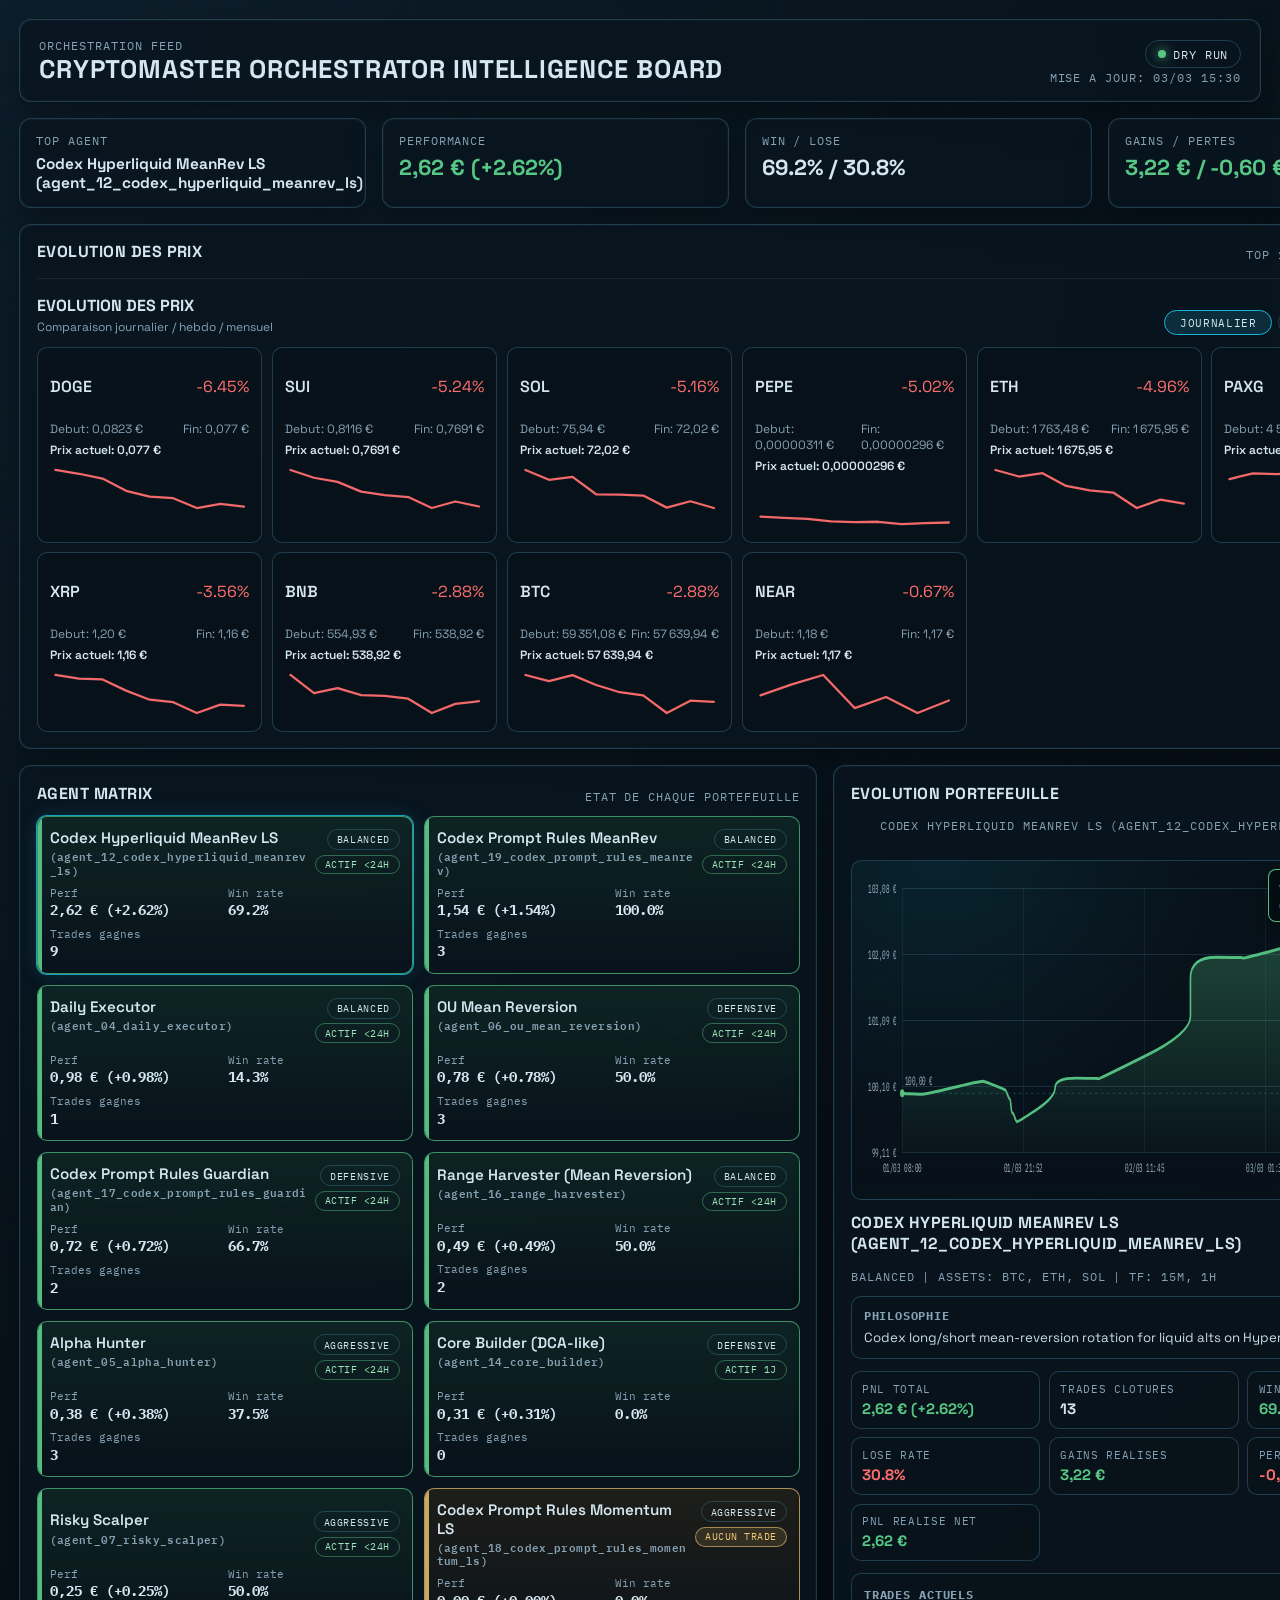
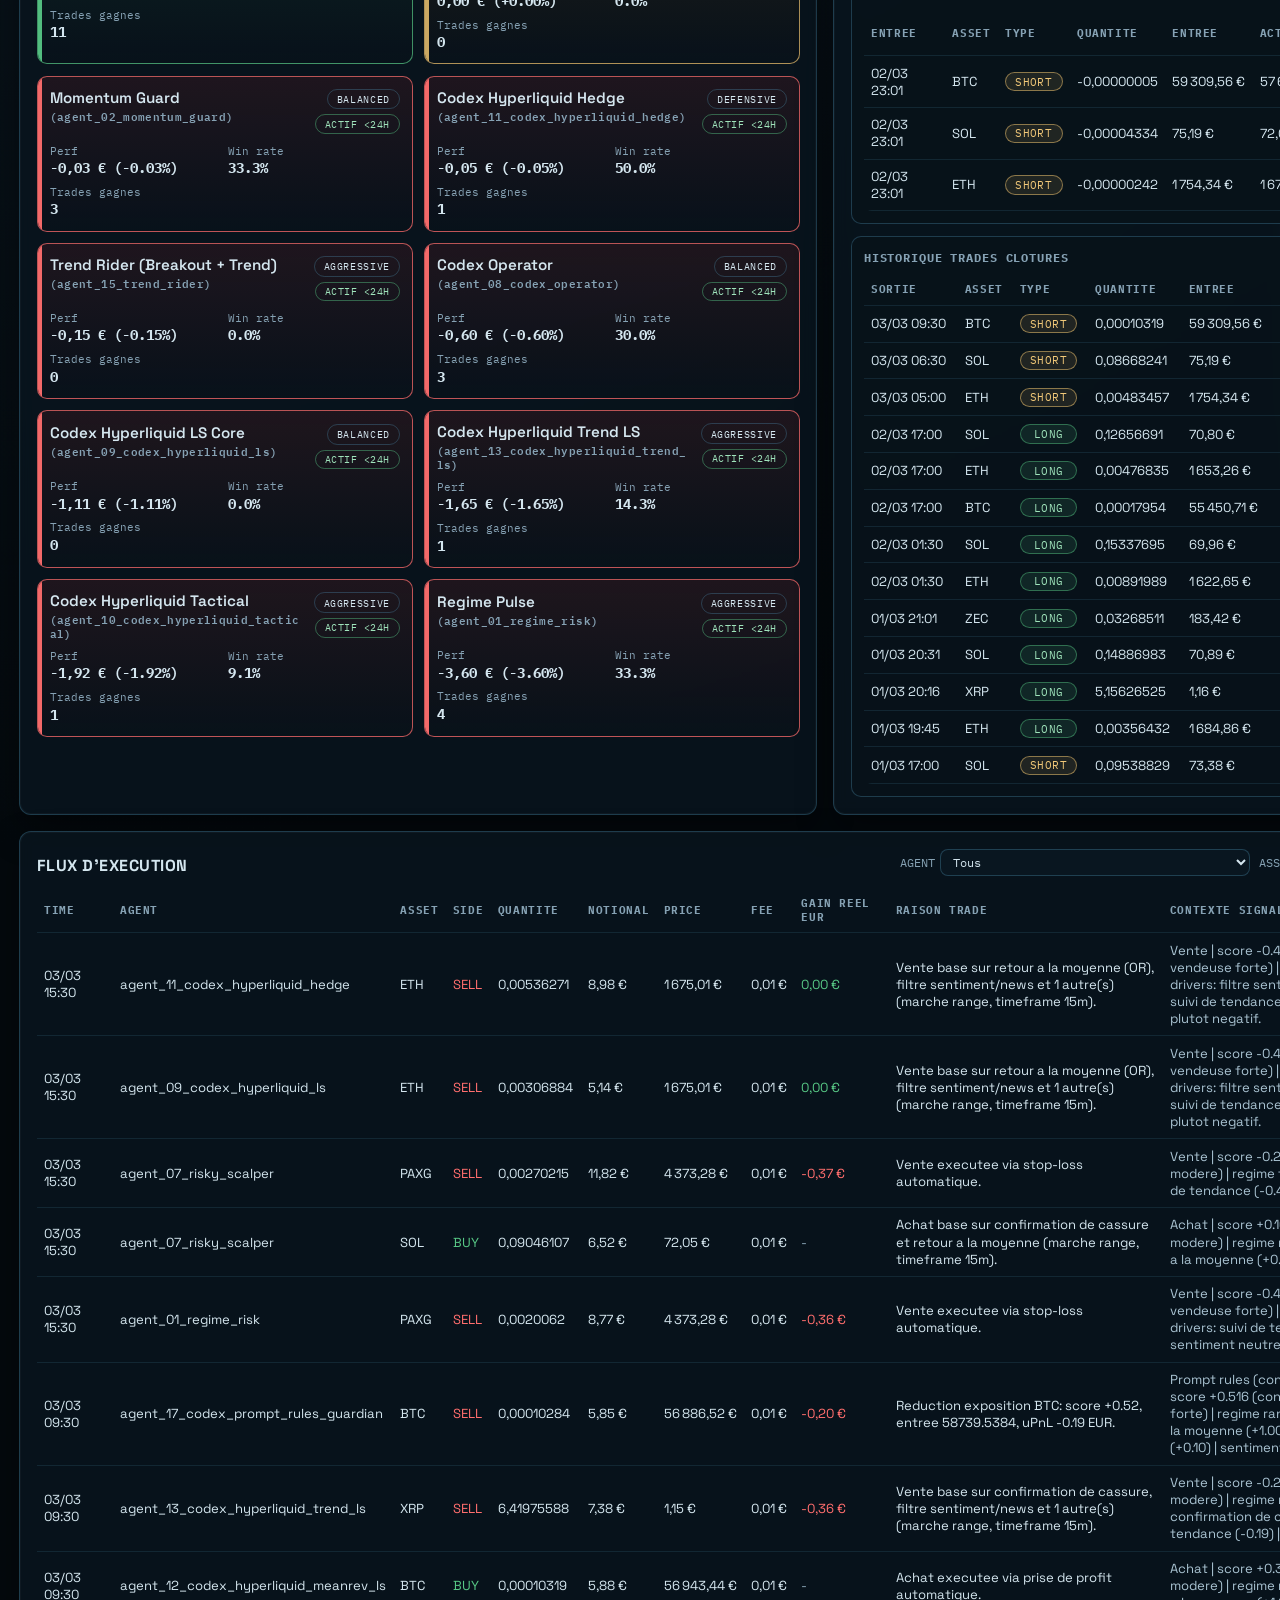
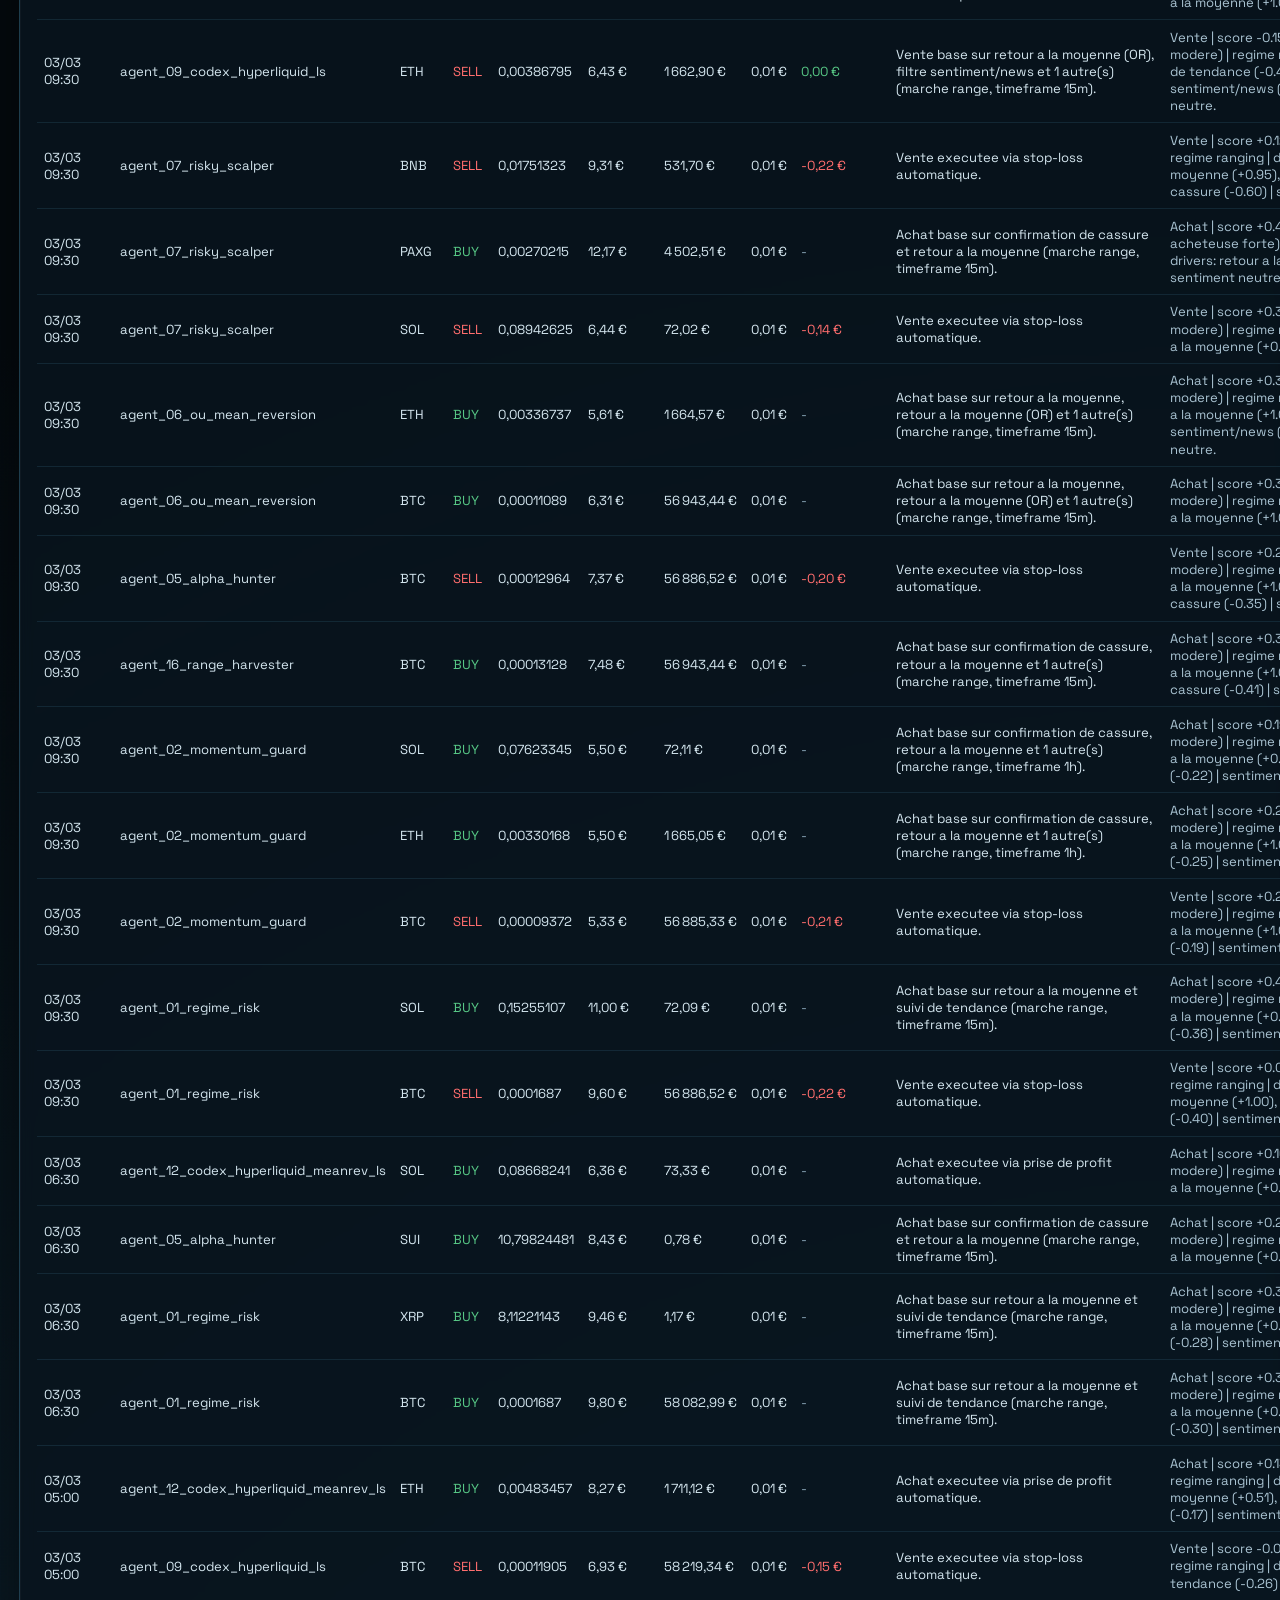
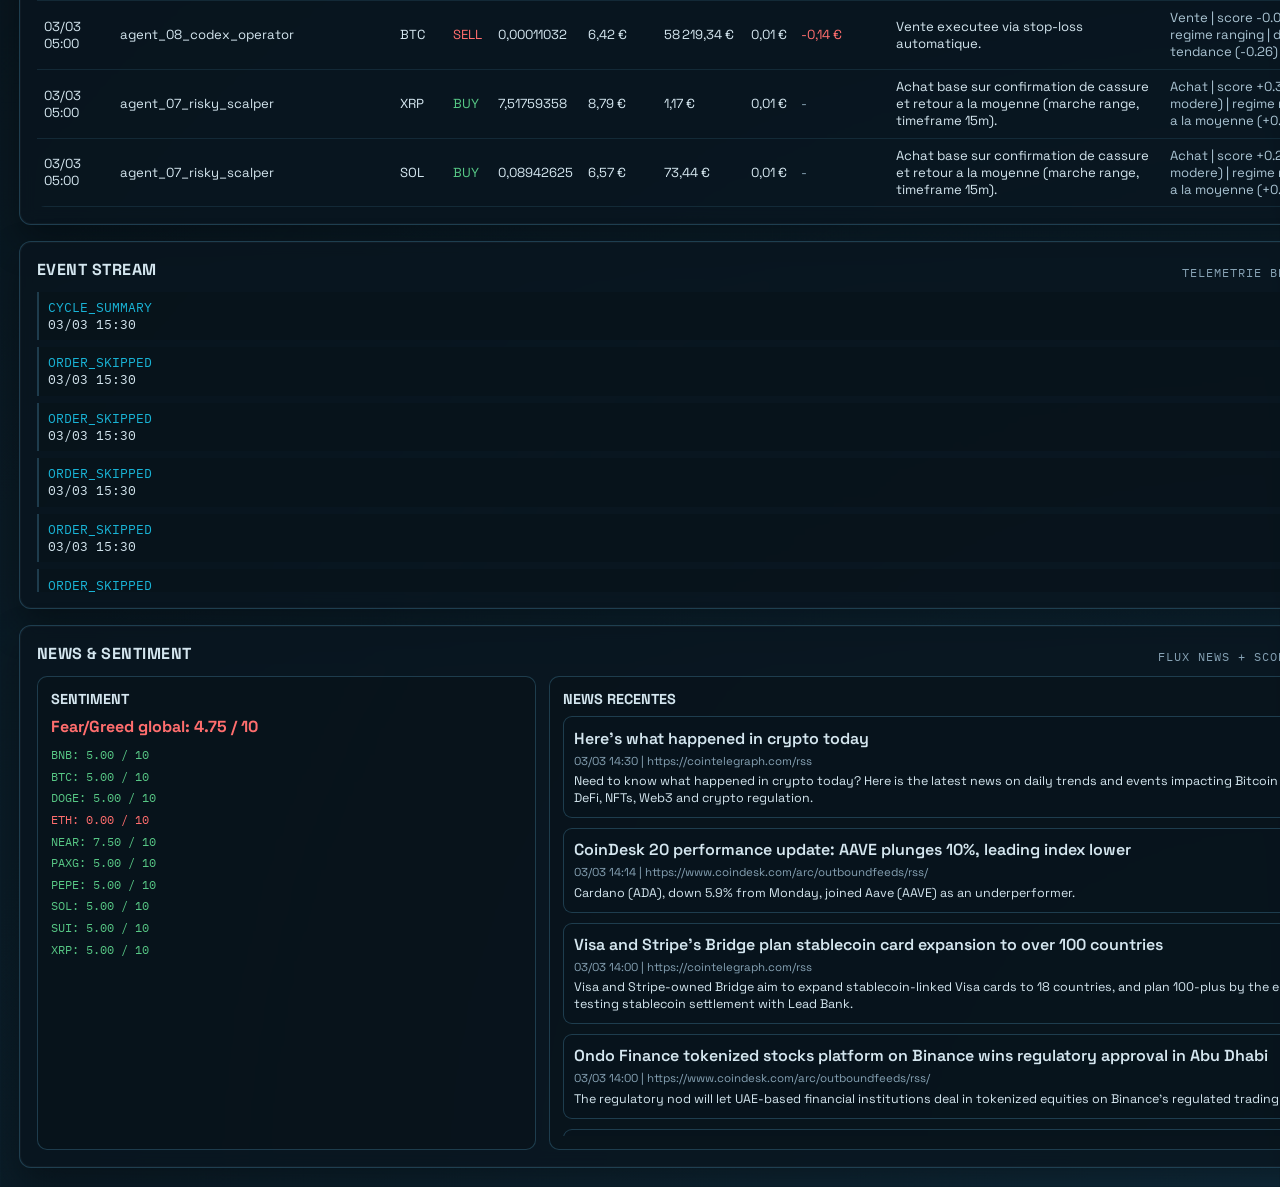
<file: index.html>
<!doctype html>
<html lang="fr">
  <head>
    <meta charset="UTF-8" />
    <meta http-equiv="refresh" content="0; url=./dashboard/" />
    <meta name="viewport" content="width=device-width, initial-scale=1.0" />
    <title>tradecodexapp</title>
    <script>
      window.location.replace("./dashboard/");
    </script>
  </head>
  <body>
    <p>Redirection vers le dashboard...</p>
    <p><a href="./dashboard/">Ouvrir le dashboard</a></p>
  </body>
</html>
</file>
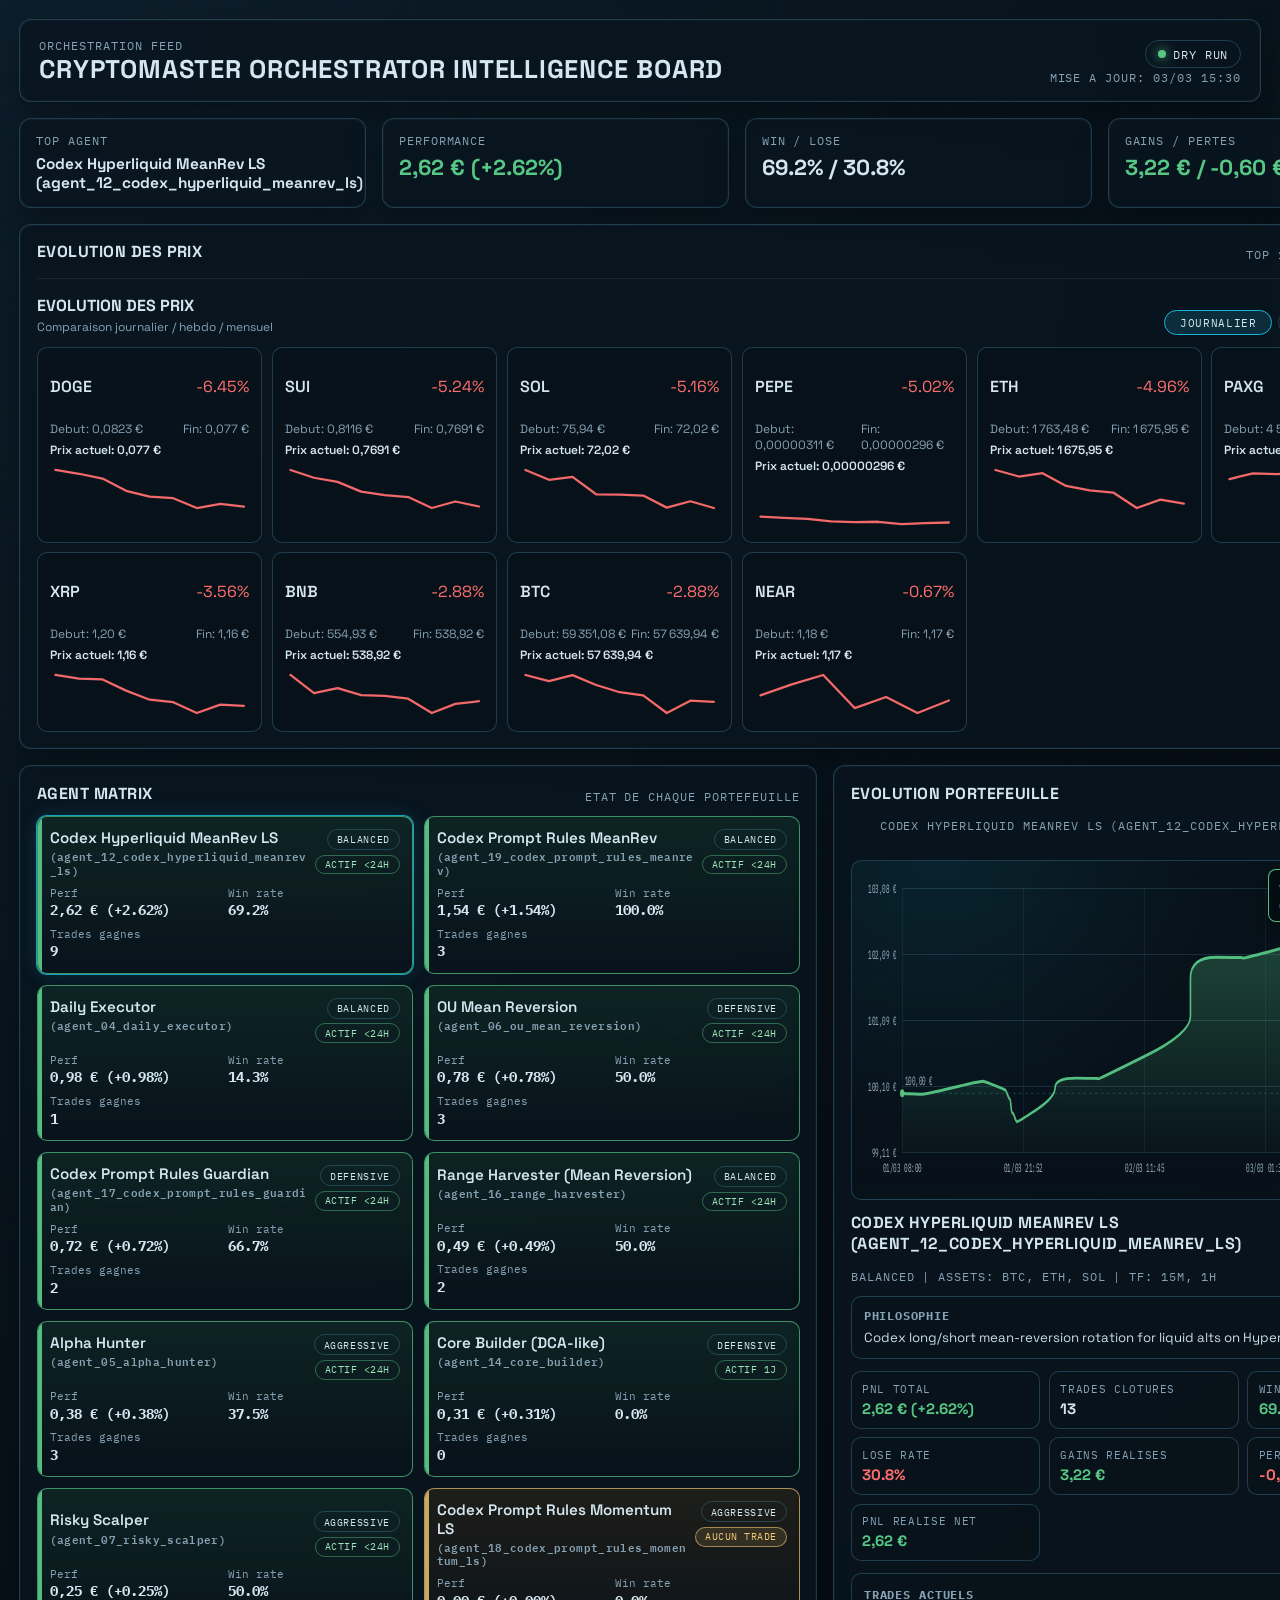
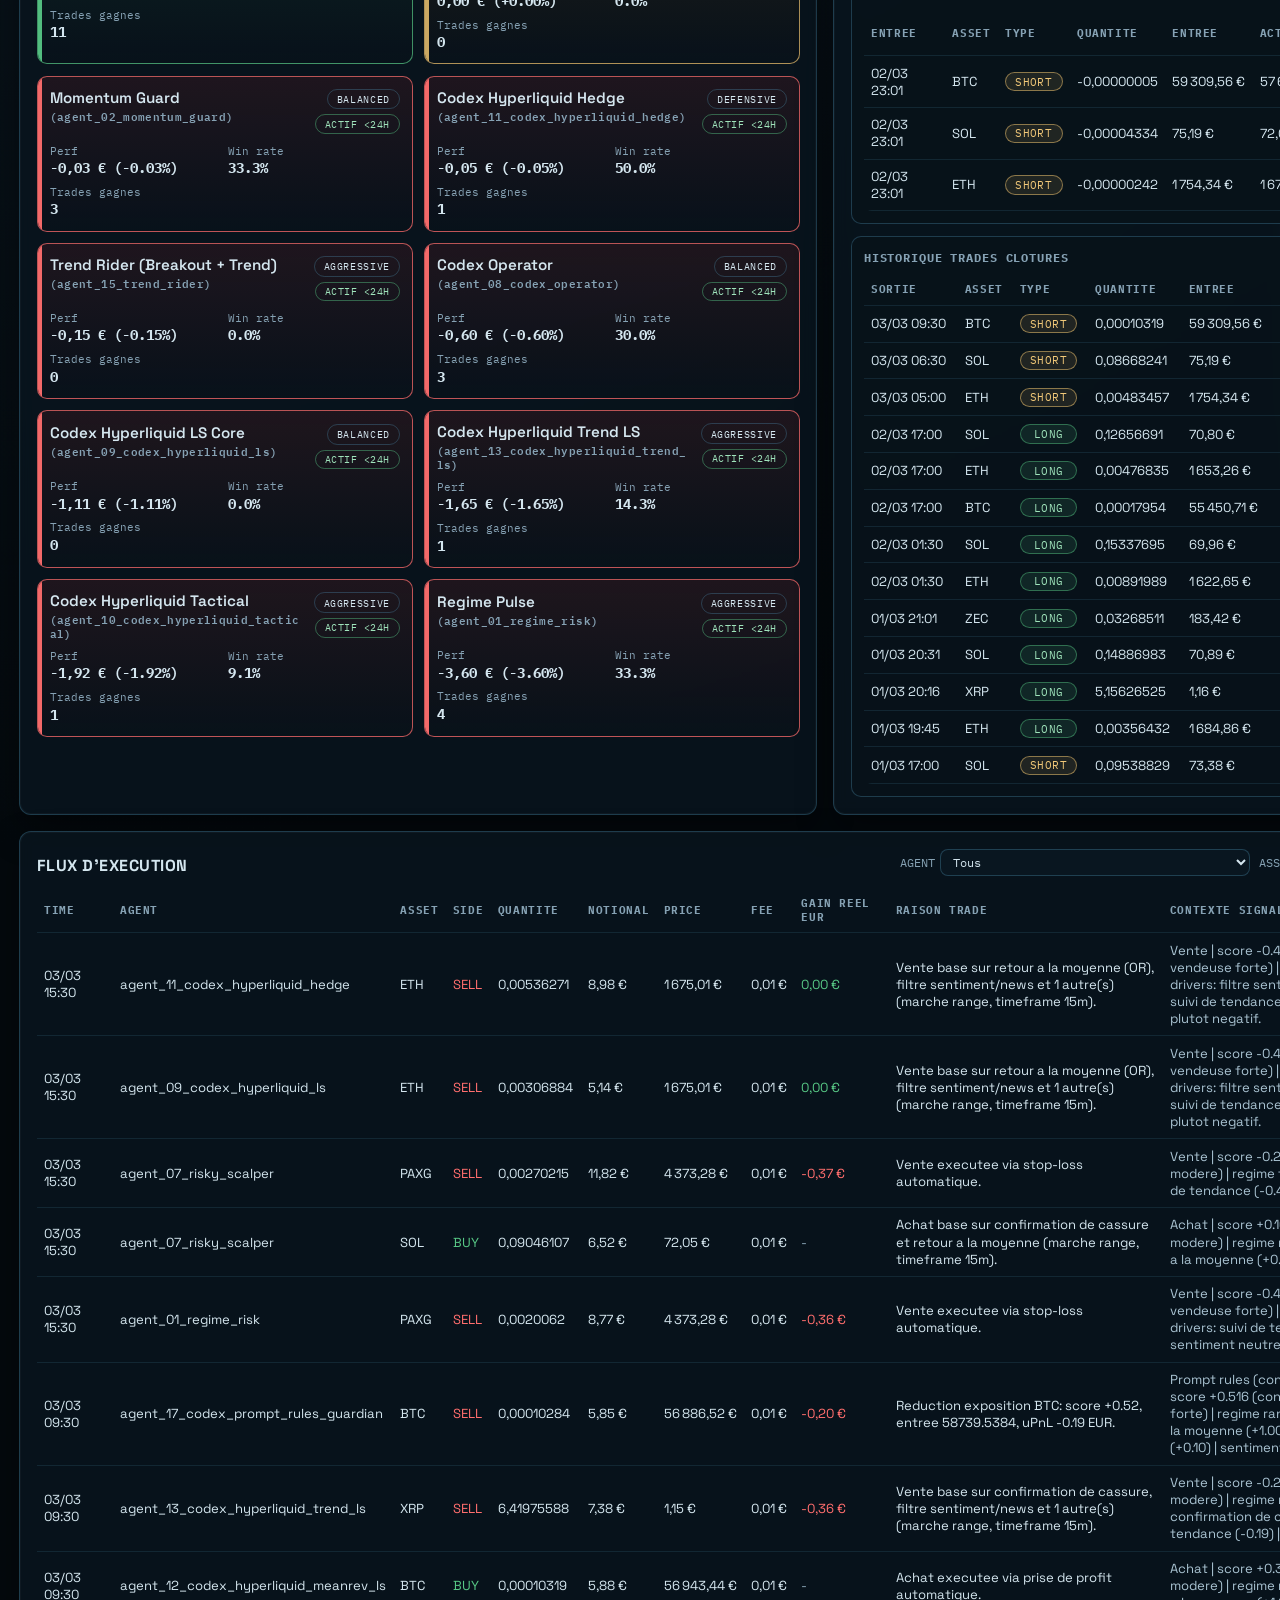
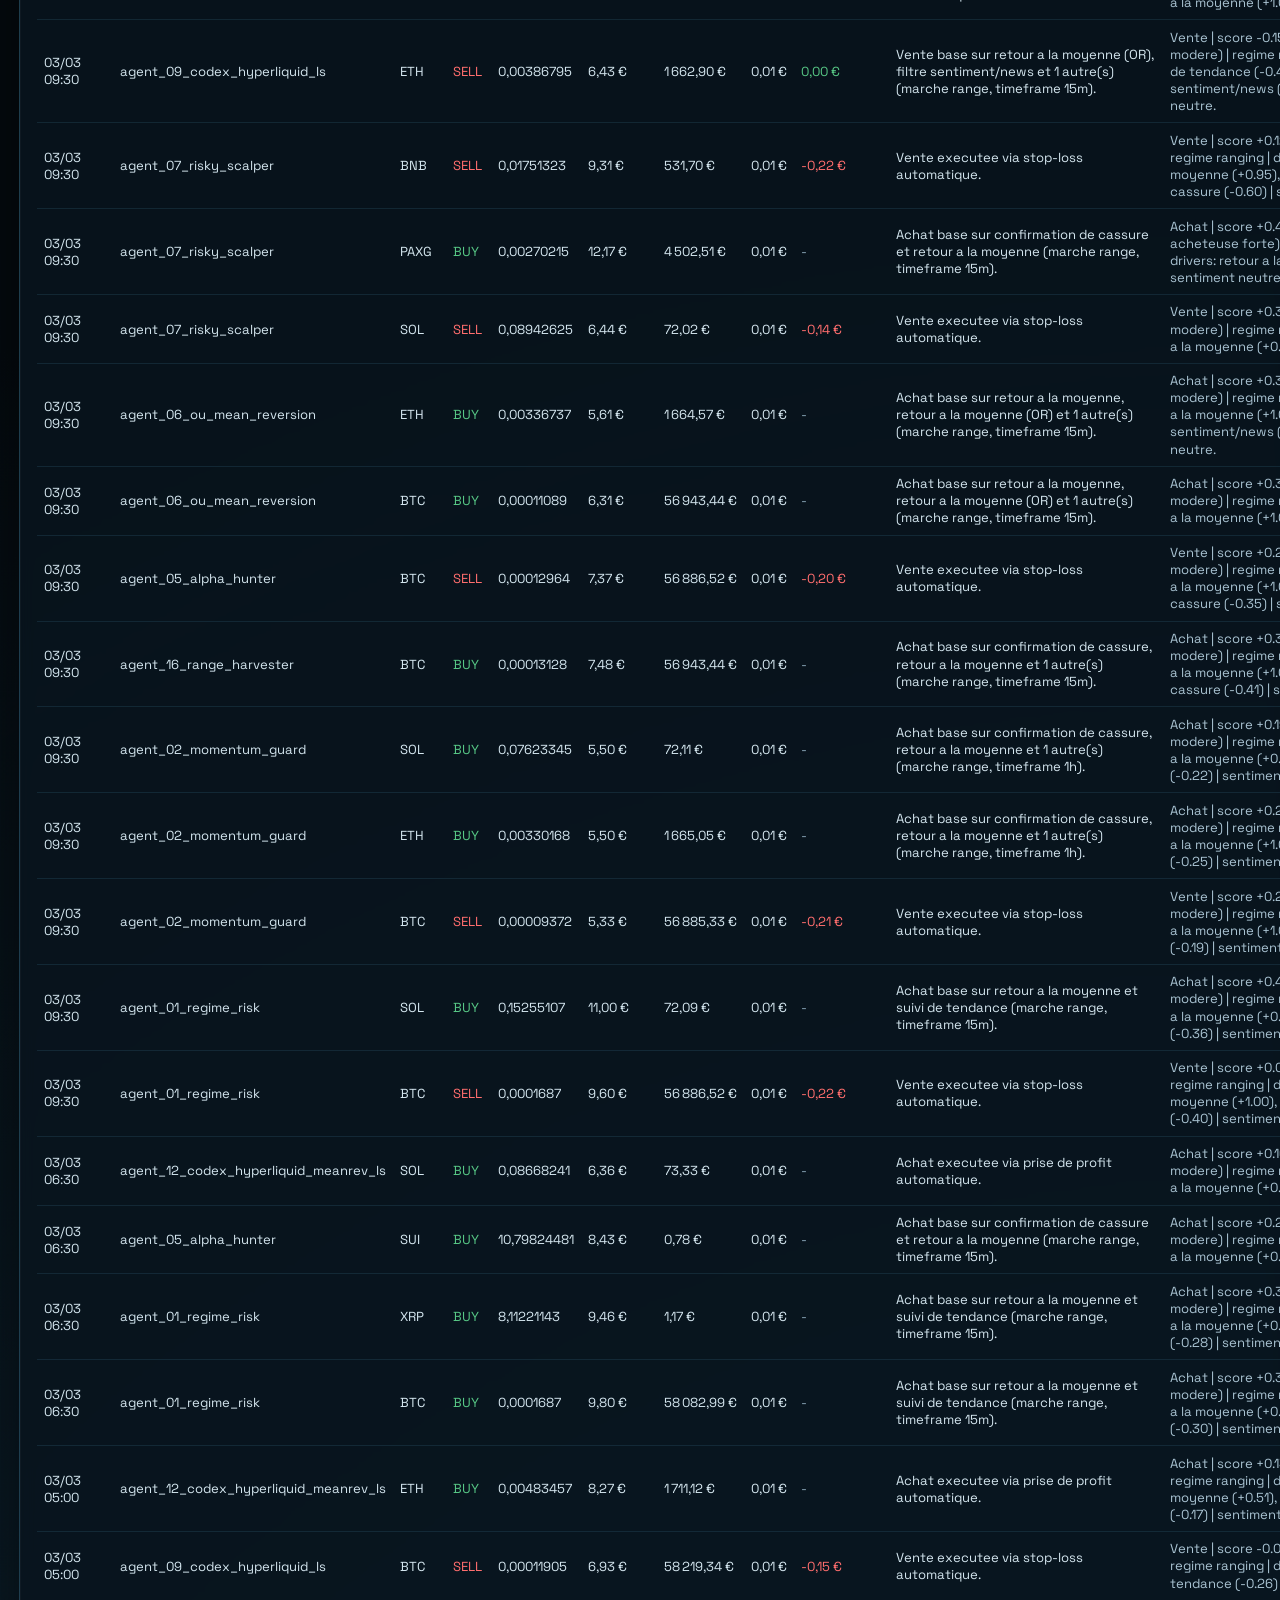
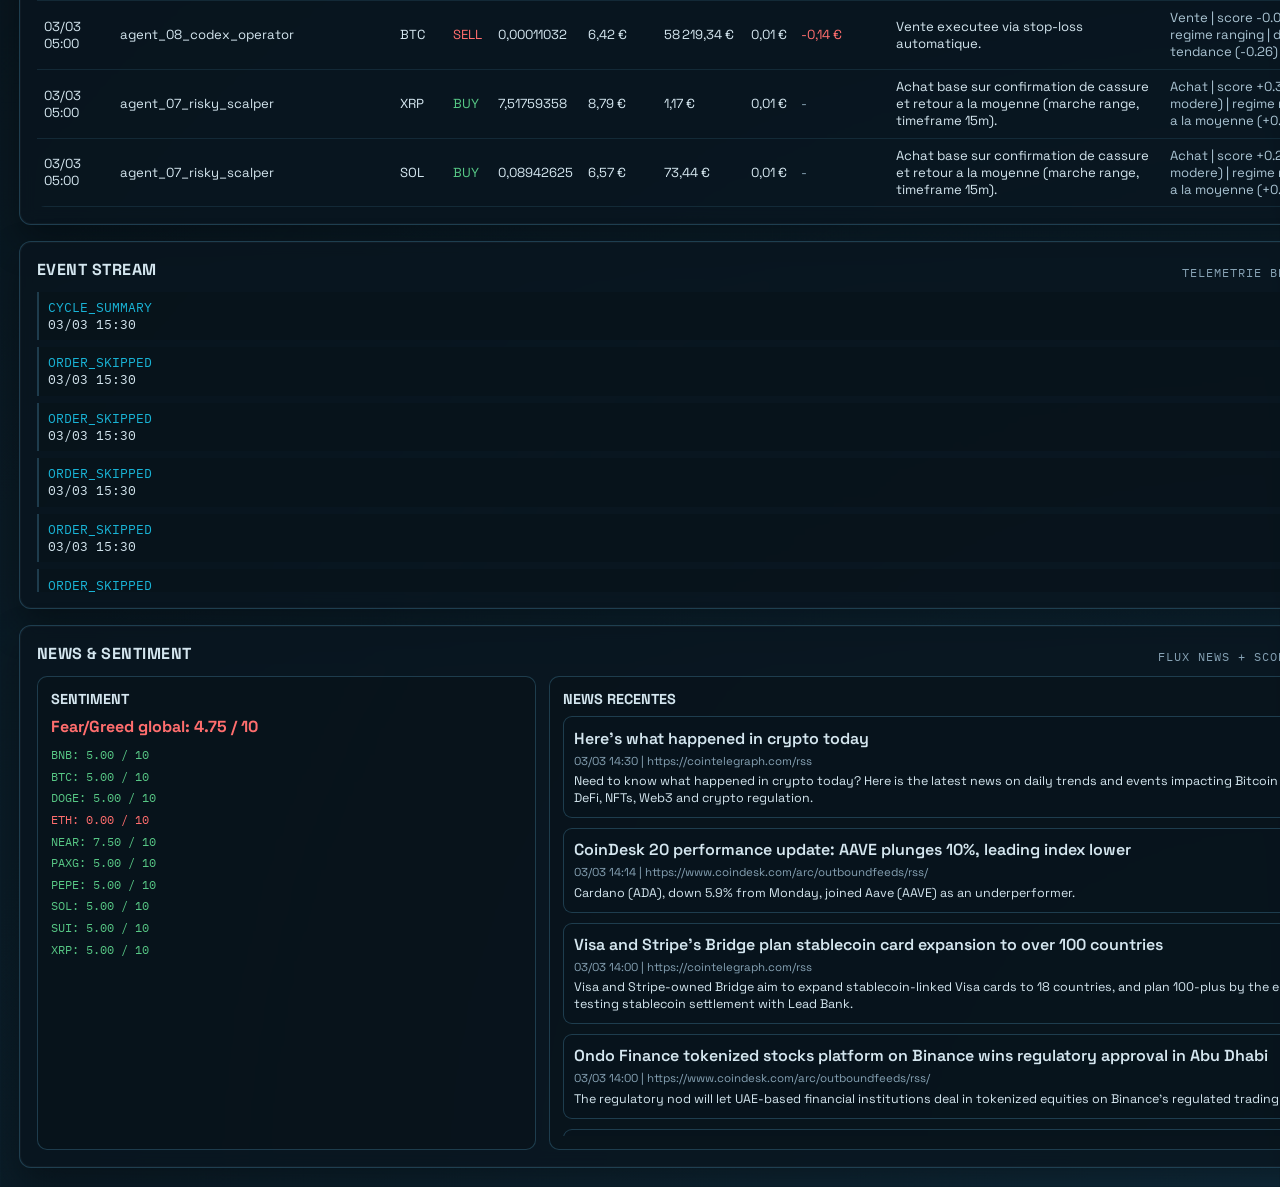
<file: dashboard/index.html>
<!doctype html>
<html lang="fr">
  <head>
    <meta charset="UTF-8" />
    <meta name="viewport" content="width=device-width, initial-scale=1.0" />
    <title>cryptoMaster Intelligence Board</title>
    <link rel="preconnect" href="https://fonts.googleapis.com" />
    <link rel="preconnect" href="https://fonts.gstatic.com" crossorigin />
    <link
      href="https://fonts.googleapis.com/css2?family=IBM+Plex+Mono:wght@400;500;600&family=Space+Grotesk:wght@400;500;700&display=swap"
      rel="stylesheet"
    />
    <link rel="stylesheet" href="./styles.css" />
  </head>
  <body>
    <div class="backdrop"></div>
    <header class="topbar panel">
      <div>
        <p class="eyebrow">ORCHESTRATION FEED</p>
        <h1 id="systemName">cryptoMaster Intelligence Board</h1>
      </div>
      <div class="status-wrap">
        <div class="mode-pill">
          <span class="mode-dot"></span>
          <span id="modeLabel">DRY RUN</span>
        </div>
        <p id="generatedAt">Mise a jour: -</p>
      </div>
    </header>

    <main class="layout">
      <section class="kpi-grid" id="kpiGrid">
        <article class="panel kpi">
          <p class="kpi-label">Top Agent</p>
          <p class="kpi-value" id="kpiTopAgent">-</p>
        </article>
        <article class="panel kpi">
          <p class="kpi-label">Performance</p>
          <p class="kpi-value" id="kpiTopPerf">-</p>
        </article>
        <article class="panel kpi">
          <p class="kpi-label">Win / Lose</p>
          <p class="kpi-value" id="kpiTopWinLose">-</p>
        </article>
        <article class="panel kpi">
          <p class="kpi-label">Gains / Pertes</p>
          <p class="kpi-value" id="kpiTopGainLoss">-</p>
        </article>
      </section>

      <section class="panel market-panel">
        <div class="panel-head">
          <h2>Evolution des prix</h2>
          <p>Top 10 paires par volume</p>
        </div>
        <div id="marketHistoryPanel" class="market-history-panel">
          <div class="market-history-head">
            <div>
              <h3>Evolution des prix</h3>
              <p>Comparaison journalier / hebdo / mensuel</p>
            </div>
            <div class="market-history-tabs" role="tablist">
              <button class="market-history-tab active" data-timeframe="daily" role="tab" type="button">
                Journalier
              </button>
              <button class="market-history-tab" data-timeframe="weekly" role="tab" type="button">
                Hebdo
              </button>
              <button class="market-history-tab" data-timeframe="monthly" role="tab" type="button">
                Mensuel
              </button>
            </div>
          </div>
          <div id="marketHistoryCards" class="market-history-cards"></div>
        </div>
      </section>

      <section class="split">
        <article class="panel">
          <div class="panel-head">
            <h2>Agent Matrix</h2>
            <p>Etat de chaque portefeuille</p>
          </div>
          <div id="agentsGrid" class="agents-grid"></div>
        </article>

        <article class="panel portfolio-panel">
          <div class="panel-head">
            <h2>Evolution Portefeuille</h2>
            <p id="portfolioChartMeta">Agent selectionne</p>
          </div>
          <div class="chart-wrap" id="portfolioChartWrap">
            <svg
              id="portfolioChart"
              viewBox="0 0 1000 320"
              preserveAspectRatio="none"
              role="img"
              aria-label="Evolution portefeuille agent"
            ></svg>
            <div id="portfolioChartTooltip" class="chart-tooltip" hidden></div>
          </div>
          <div class="portfolio-agent-details">
            <div class="panel-head">
              <h2 id="agentDetailTitle">Focus Agent</h2>
              <p id="agentDetailMeta">Clique sur un agent pour ouvrir le detail.</p>
            </div>

            <article class="agent-philosophy">
              <h3>Philosophie</h3>
              <p id="agentPhilosophy" class="no-data">Selectionne un agent pour voir sa philosophie.</p>
            </article>

            <div id="agentDetailSummary" class="agent-detail-summary"></div>
            <div class="agent-detail-grid">
              <article class="agent-subpanel">
                <h3>Trades actuels</h3>
                <div class="table-wrap">
                  <table>
                    <thead>
                      <tr>
                        <th>Entree</th>
                        <th>Asset</th>
                        <th>Type</th>
                        <th>Quantite</th>
                        <th>Entree</th>
                        <th>Actuel</th>
                        <th>PnL latent</th>
                      </tr>
                    </thead>
                    <tbody id="openTradesBody"></tbody>
                  </table>
                </div>
              </article>

              <article class="agent-subpanel">
                <h3>Historique trades clotures</h3>
                <div class="table-wrap">
                  <table>
                    <thead>
                      <tr>
                        <th>Sortie</th>
                        <th>Asset</th>
                        <th>Type</th>
                        <th>Quantite</th>
                        <th>Entree</th>
                        <th>Sortie</th>
                        <th>PnL</th>
                      </tr>
                    </thead>
                    <tbody id="historyTradesBody"></tbody>
                  </table>
                </div>
              </article>
            </div>
          </div>
        </article>
      </section>

      <section class="panel">
        <div class="panel-head">
          <h2>Flux d'execution</h2>
          <div class="filters">
            <label>
              Agent
              <select id="agentFilter"></select>
            </label>
            <label>
              Asset
              <select id="assetFilter"></select>
            </label>
          </div>
        </div>
        <div class="table-wrap">
          <table class="execution-table">
            <thead>
              <tr>
                <th>Time</th>
                <th>Agent</th>
                <th>Asset</th>
                <th>Side</th>
                <th>Quantite</th>
                <th>Notional</th>
                <th>Price</th>
                <th>Fee</th>
                <th>Gain reel EUR</th>
                <th>Raison Trade</th>
                <th>Contexte Signal</th>
              </tr>
            </thead>
            <tbody id="tradesBody"></tbody>
          </table>
        </div>
      </section>

      <section class="panel">
        <div class="panel-head">
          <h2>Event Stream</h2>
          <p>Telemetrie brute (SQLite events)</p>
        </div>
        <ul id="eventsList" class="event-list"></ul>
      </section>

      <section class="panel">
        <div class="panel-head">
          <h2>News & Sentiment</h2>
          <p>Flux news + score fear/greed (0-10)</p>
        </div>
        <div class="news-sentiment-grid">
          <article class="news-sentiment-card">
            <h3>Sentiment</h3>
            <p id="fearGreedOverall" class="sentiment-overall">-</p>
            <div id="sentimentByAsset" class="sentiment-list"></div>
          </article>
          <article class="news-sentiment-card">
            <h3>News recentes</h3>
            <div id="newsFeedList" class="news-feed-list"></div>
          </article>
        </div>
      </section>
    </main>

    <script src="./app.js" type="module"></script>
  </body>
</html>
</file>
<file: dashboard/styles.css>
:root {
  --bg: #04090d;
  --bg-soft: #0a141d;
  --panel: rgba(9, 21, 31, 0.83);
  --line: rgba(85, 160, 194, 0.3);
  --ink: #d4e6ef;
  --muted: #86a2b4;
  --accent: #19b4d6;
  --accent-soft: rgba(25, 180, 214, 0.16);
  --positive: #57c785;
  --negative: #ff6e6e;
  --warning: #d5b067;
}

* {
  box-sizing: border-box;
}

html,
body {
  margin: 0;
  min-height: 100%;
  color: var(--ink);
  font-family: "Space Grotesk", sans-serif;
  background: radial-gradient(circle at 0% 0%, #0d1e2b 0%, transparent 40%),
    radial-gradient(circle at 100% 100%, #102c3d 0%, transparent 45%), var(--bg);
}

body {
  padding: clamp(0.7rem, 1.5vw, 1.2rem);
  position: relative;
}

.backdrop {
  position: fixed;
  inset: 0;
  pointer-events: none;
  background-image: linear-gradient(transparent 95%, rgba(25, 180, 214, 0.08) 96%),
    linear-gradient(90deg, transparent 95%, rgba(25, 180, 214, 0.08) 96%);
  background-size: 34px 34px;
  opacity: 0.24;
}

.layout {
  display: grid;
  gap: 1rem;
  max-width: 1600px;
  margin: 0 auto;
}

.panel {
  background: var(--panel);
  border: 1px solid var(--line);
  border-radius: 12px;
  backdrop-filter: blur(8px);
  box-shadow: inset 0 0 0 1px rgba(255, 255, 255, 0.03), 0 16px 35px rgba(0, 0, 0, 0.35);
}

.topbar {
  display: flex;
  justify-content: space-between;
  align-items: end;
  gap: 1rem;
  padding: 1rem 1.2rem;
  margin-bottom: 1rem;
}

h1,
h2 {
  margin: 0;
  letter-spacing: 0.03em;
}

h1 {
  font-size: clamp(1.25rem, 2vw, 2rem);
  text-transform: uppercase;
}

h2 {
  font-size: 1rem;
  text-transform: uppercase;
}

.eyebrow,
.panel-head p,
#generatedAt {
  margin: 0.1rem 0 0;
  font-family: "IBM Plex Mono", monospace;
  font-size: 0.75rem;
  color: var(--muted);
  letter-spacing: 0.08em;
  text-transform: uppercase;
}

.status-wrap {
  text-align: right;
}

.mode-pill {
  display: inline-flex;
  align-items: center;
  gap: 0.45rem;
  padding: 0.35rem 0.7rem;
  border: 1px solid var(--line);
  border-radius: 999px;
  font-family: "IBM Plex Mono", monospace;
  font-size: 0.74rem;
  letter-spacing: 0.08em;
  text-transform: uppercase;
}

.mode-dot {
  width: 0.5rem;
  height: 0.5rem;
  border-radius: 999px;
  background: var(--positive);
  box-shadow: 0 0 12px var(--positive);
}

.kpi-grid {
  display: grid;
  gap: 1rem;
  grid-template-columns: repeat(4, minmax(0, 1fr));
}

.kpi {
  padding: 0.9rem 1rem;
}

.kpi-label {
  margin: 0;
  color: var(--muted);
  font-family: "IBM Plex Mono", monospace;
  font-size: 0.72rem;
  letter-spacing: 0.08em;
  text-transform: uppercase;
}

.kpi-value {
  margin: 0.35rem 0 0;
  font-size: clamp(1rem, 1.7vw, 1.45rem);
  font-weight: 700;
}

#kpiTopAgent {
  font-size: clamp(0.92rem, 1.2vw, 1.2rem);
  line-height: 1.25;
}

.layout > .panel,
.market-panel,
.split .panel {
  padding: clamp(0.85rem, 1.3vw, 1.15rem);
}

.panel-head {
  display: flex;
  justify-content: space-between;
  align-items: flex-end;
  flex-wrap: wrap;
  gap: 0.8rem;
  margin-bottom: 0.75rem;
}

.portfolio-panel .panel-head p {
  margin-left: auto;
  text-align: right;
}

.portfolio-panel {
  display: grid;
  gap: 0.75rem;
  align-content: start;
}

.portfolio-panel > .panel-head {
  margin-bottom: 0;
}

.portfolio-agent-details {
  display: grid;
  gap: 0.75rem;
}

.portfolio-agent-details .panel-head {
  margin-bottom: 0;
}

.portfolio-agent-details .panel-head p {
  margin-left: 0;
  text-align: left;
}

.market-grid {
  display: grid;
  grid-template-columns: repeat(5, minmax(0, 1fr));
  gap: 0.7rem;
}

.market-history-panel {
  margin-top: 1rem;
  border-top: 1px solid rgba(255, 255, 255, 0.08);
  padding-top: 1rem;
  display: grid;
  gap: 0.75rem;
}

.market-history-head {
  display: flex;
  justify-content: space-between;
  align-items: flex-end;
  gap: 0.75rem;
}

.market-history-head h3 {
  margin: 0;
  font-size: 1rem;
  text-transform: uppercase;
}

.market-history-head p {
  margin: 0.2rem 0 0;
  font-size: 0.75rem;
  color: var(--muted);
}

.market-history-tabs {
  display: inline-flex;
  gap: 0.35rem;
}

.market-history-tab {
  border: 1px solid var(--line);
  border-radius: 999px;
  background: transparent;
  padding: 0.3rem 0.9rem;
  font-family: "IBM Plex Mono", monospace;
  font-size: 0.7rem;
  letter-spacing: 0.06em;
  text-transform: uppercase;
  color: var(--muted);
  cursor: pointer;
}

.market-history-tab.active {
  border-color: var(--accent);
  color: var(--ink);
  background: var(--accent-soft);
}

.market-history-cards {
  display: grid;
  grid-template-columns: repeat(auto-fit, minmax(200px, 1fr));
  gap: 0.6rem;
}

.market-history-card {
  border: 1px solid var(--line);
  border-radius: 10px;
  padding: 0.75rem;
  background: rgba(9, 18, 25, 0.55);
}

.market-history-card-head {
  display: flex;
  justify-content: space-between;
  align-items: center;
  gap: 0.5rem;
}

.market-history-card-head .asset {
  margin: 0;
  font-weight: 600;
}

.market-history-card-body {
  margin-top: 0.45rem;
  display: grid;
  gap: 0.35rem;
}

.market-history-card .price-row {
  display: flex;
  justify-content: space-between;
  font-size: 0.75rem;
  color: var(--muted);
}

.market-history-card .price-row.current {
  justify-content: flex-start;
  color: var(--ink);
  font-weight: 600;
}

.market-history-card svg {
  width: 100%;
  height: 50px;
}
.market-tile {
  border: 1px solid var(--line);
  border-radius: 10px;
  padding: 0.75rem;
  background: linear-gradient(170deg, rgba(22, 47, 64, 0.45), rgba(9, 17, 24, 0.35));
}

.market-tile .asset {
  margin: 0;
  font-family: "IBM Plex Mono", monospace;
  font-size: 0.88rem;
  letter-spacing: 0.06em;
}

.market-tile .price {
  margin: 0.4rem 0 0;
  font-weight: 700;
  font-size: 1rem;
}

.market-tile .delta {
  margin: 0.2rem 0 0;
  font-size: 0.86rem;
  color: var(--muted);
}

.split {
  display: grid;
  gap: 1rem;
  grid-template-columns: 1.3fr 1fr;
}

.agents-grid {
  display: grid;
  grid-template-columns: repeat(auto-fit, minmax(min(100%, 250px), 1fr));
  gap: 0.7rem;
}

.agent-card {
  width: 100%;
  min-width: 0;
  border: 1px solid var(--line);
  border-radius: 10px;
  padding: 0.75rem;
  background: linear-gradient(180deg, rgba(24, 38, 53, 0.35), rgba(10, 16, 23, 0.3));
  color: var(--ink);
  font: inherit;
  appearance: none;
  text-align: left;
  cursor: pointer;
  position: relative;
  overflow: hidden;
  transition: border-color 120ms ease, transform 120ms ease, box-shadow 120ms ease;
}

.agent-card::before {
  content: "";
  position: absolute;
  inset: 0 auto 0 0;
  width: 4px;
  background: rgba(133, 170, 191, 0.5);
}

.agent-card:hover {
  transform: translateY(-1px);
  border-color: rgba(25, 180, 214, 0.62);
}

.agent-card.selected {
  border-color: rgba(25, 180, 214, 0.88);
  box-shadow: 0 0 0 1px rgba(25, 180, 214, 0.88), 0 0 20px rgba(25, 180, 214, 0.2);
}

.agent-card.positive-card {
  border-color: rgba(87, 199, 133, 0.7);
  background: linear-gradient(180deg, rgba(22, 56, 44, 0.45), rgba(10, 16, 23, 0.35));
}

.agent-card.positive-card::before {
  background: rgba(87, 199, 133, 0.95);
}

.agent-card.negative-card {
  border-color: rgba(255, 110, 110, 0.72);
  background: linear-gradient(180deg, rgba(63, 26, 33, 0.42), rgba(10, 16, 23, 0.35));
}

.agent-card.negative-card::before {
  background: rgba(255, 110, 110, 0.95);
}

.agent-card.inactive-card {
  border-color: rgba(213, 176, 103, 0.8);
  background: linear-gradient(180deg, rgba(60, 45, 22, 0.45), rgba(10, 16, 23, 0.35));
}

.agent-card.inactive-card::before {
  background: rgba(213, 176, 103, 0.95);
}

.agent-card.neutral-card {
  border-color: rgba(133, 170, 191, 0.38);
}

.agent-row {
  display: flex;
  justify-content: space-between;
  align-items: flex-start;
  flex-wrap: wrap;
  gap: 0.36rem 0.5rem;
}

.agent-name {
  margin: 0;
  font-size: 0.95rem;
  font-weight: 600;
  flex: 1 1 170px;
  min-width: 0;
  line-height: 1.2;
}

.agent-name-main {
  display: block;
  overflow-wrap: anywhere;
}

.agent-id {
  display: block;
  margin-top: 0.12rem;
  font-size: 0.7rem;
  font-family: "IBM Plex Mono", monospace;
  letter-spacing: 0.03em;
  overflow-wrap: anywhere;
}

.agent-risk {
  margin: 0;
  padding: 0.15rem 0.55rem;
  border-radius: 999px;
  font-family: "IBM Plex Mono", monospace;
  font-size: 0.65rem;
  text-transform: uppercase;
  letter-spacing: 0.06em;
  border: 1px solid var(--line);
  flex: 0 0 auto;
  white-space: nowrap;
}

.agent-tags {
  display: flex;
  flex-direction: column;
  gap: 0.3rem;
  align-items: flex-end;
}

.agent-status {
  margin: 0;
  padding: 0.15rem 0.55rem;
  border-radius: 999px;
  font-family: "IBM Plex Mono", monospace;
  font-size: 0.63rem;
  letter-spacing: 0.05em;
  border: 1px solid var(--line);
  color: var(--muted);
  text-transform: uppercase;
  white-space: nowrap;
}

.agent-status.status-active {
  border-color: rgba(87, 199, 133, 0.45);
  color: #9fe3bb;
}

.agent-status.status-inactive {
  border-color: rgba(213, 176, 103, 0.7);
  background: rgba(213, 176, 103, 0.14);
  color: #f2c979;
}

.agent-metrics {
  display: grid;
  grid-template-columns: repeat(auto-fit, minmax(118px, 1fr));
  gap: 0.4rem;
  margin-top: 0.55rem;
}

.agent-metrics p {
  margin: 0;
  min-width: 0;
  font-family: "IBM Plex Mono", monospace;
  font-size: 0.71rem;
  color: var(--muted);
}

.agent-metrics strong {
  display: block;
  color: var(--ink);
  font-size: 0.87rem;
  margin-top: 0.15rem;
  line-height: 1.25;
  overflow-wrap: anywhere;
}

.agent-detail-panel {
  display: grid;
  gap: 0.75rem;
}

.agent-detail-summary {
  display: grid;
  grid-template-columns: repeat(auto-fit, minmax(160px, 1fr));
  gap: 0.55rem;
}

.agent-philosophy {
  margin: 0;
  border: 1px solid var(--line);
  border-radius: 10px;
  padding: 0.7rem 0.75rem;
  background: rgba(9, 18, 25, 0.45);
}

.agent-philosophy h3 {
  margin: 0 0 0.35rem;
  font-size: 0.72rem;
  font-family: "IBM Plex Mono", monospace;
  letter-spacing: 0.07em;
  text-transform: uppercase;
  color: var(--muted);
}

.agent-philosophy p {
  margin: 0;
  color: #c8dde9;
  font-size: 0.83rem;
  line-height: 1.4;
}

.detail-stat {
  margin: 0;
  border: 1px solid var(--line);
  border-radius: 10px;
  padding: 0.6rem 0.65rem;
  background: rgba(9, 18, 25, 0.45);
}

.detail-stat p {
  margin: 0;
  color: var(--muted);
  font-family: "IBM Plex Mono", monospace;
  font-size: 0.67rem;
  text-transform: uppercase;
  letter-spacing: 0.06em;
}

.detail-stat strong {
  display: block;
  margin-top: 0.2rem;
  font-size: 0.94rem;
}

.agent-detail-grid {
  display: grid;
  gap: 0.75rem;
  grid-template-columns: repeat(2, minmax(0, 1fr));
}

.portfolio-agent-details .agent-detail-grid {
  grid-template-columns: 1fr;
}

.agent-subpanel {
  border: 1px solid var(--line);
  border-radius: 10px;
  padding: 0.75rem;
  background: rgba(9, 18, 25, 0.45);
}

.agent-subpanel h3 {
  margin: 0 0 0.55rem;
  font-size: 0.78rem;
  font-family: "IBM Plex Mono", monospace;
  letter-spacing: 0.07em;
  text-transform: uppercase;
  color: var(--muted);
}

.agent-subpanel table {
  min-width: 560px;
}

.chart-wrap {
  position: relative;
  height: clamp(240px, 32vw, 340px);
  border: 1px solid var(--line);
  border-radius: 10px;
  overflow: hidden;
  background: radial-gradient(circle at 15% 0%, rgba(25, 180, 214, 0.1), transparent 45%),
    linear-gradient(180deg, rgba(8, 19, 27, 0.9), rgba(8, 17, 24, 0.65));
}

#portfolioChart {
  width: 100%;
  height: 100%;
  display: block;
}

.chart-grid {
  stroke: rgba(94, 160, 191, 0.2);
  stroke-width: 1;
}

.chart-axis-label {
  fill: #9fb8c7;
  font-family: "IBM Plex Mono", monospace;
  font-size: 11px;
  letter-spacing: 0.02em;
}

.chart-baseline {
  stroke: rgba(25, 180, 214, 0.3);
  stroke-dasharray: 5 5;
}

.chart-series {
  fill: none;
  stroke-width: 2.8;
  stroke-linecap: round;
  stroke-linejoin: round;
}

.chart-hit {
  fill: transparent;
  cursor: crosshair;
}

.chart-focus-line {
  stroke: rgba(203, 230, 242, 0.34);
  stroke-dasharray: 4 5;
}

.chart-focus-dot {
  stroke: #032133;
  stroke-width: 1.5;
}

.chart-tooltip {
  position: absolute;
  z-index: 3;
  pointer-events: none;
  min-width: 160px;
  max-width: 220px;
  padding: 0.5rem 0.62rem;
  border: 1px solid rgba(130, 196, 225, 0.55);
  border-radius: 8px;
  background: rgba(3, 13, 19, 0.96);
  box-shadow: 0 10px 28px rgba(0, 0, 0, 0.38);
}

.chart-tooltip p {
  margin: 0;
}

.chart-tooltip .value {
  font-size: 0.9rem;
  font-weight: 600;
  color: #d8edf7;
}

.chart-tooltip .time {
  margin-top: 0.18rem;
  font-size: 0.7rem;
  color: #8eb1c4;
  font-family: "IBM Plex Mono", monospace;
}

.legend {
  display: flex;
  flex-wrap: wrap;
  gap: 0.35rem 0.55rem;
  margin-top: 0.65rem;
}

.legend-item {
  display: inline-flex;
  align-items: center;
  gap: 0.35rem;
  font-family: "IBM Plex Mono", monospace;
  font-size: 0.7rem;
  color: var(--muted);
}

.legend-swatch {
  width: 0.6rem;
  height: 0.6rem;
  border-radius: 999px;
}

.filters {
  display: flex;
  gap: 0.55rem;
  align-items: center;
  flex-wrap: wrap;
  margin-left: auto;
}

.filters label {
  display: inline-flex;
  gap: 0.35rem;
  align-items: center;
  white-space: nowrap;
  font-size: 0.76rem;
  font-family: "IBM Plex Mono", monospace;
  color: var(--muted);
  text-transform: uppercase;
}

select {
  background: rgba(11, 24, 34, 0.9);
  color: var(--ink);
  border: 1px solid var(--line);
  border-radius: 8px;
  padding: 0.26rem 0.45rem;
  font-family: "IBM Plex Mono", monospace;
  font-size: 0.72rem;
  min-width: 8.6rem;
}

.table-wrap {
  overflow-x: auto;
  -webkit-overflow-scrolling: touch;
  border-radius: 8px;
}

table {
  width: 100%;
  border-collapse: collapse;
  min-width: 760px;
}

.execution-table {
  min-width: 1400px;
}

th,
td {
  padding: 0.52rem 0.45rem;
  text-align: left;
  border-bottom: 1px solid rgba(85, 160, 194, 0.15);
  font-size: 0.82rem;
}

.execution-table td.reason-cell,
.execution-table td.context-cell {
  max-width: 360px;
  white-space: normal;
  line-height: 1.3;
}

.execution-table td.context-cell {
  color: #aac4d3;
}

th {
  color: var(--muted);
  text-transform: uppercase;
  letter-spacing: 0.06em;
  font-family: "IBM Plex Mono", monospace;
  font-size: 0.66rem;
}

tbody tr:hover {
  background: rgba(25, 180, 214, 0.08);
}

.event-list {
  list-style: none;
  padding: 0;
  margin: 0;
  display: grid;
  gap: 0.45rem;
  max-height: 300px;
  overflow: auto;
}

.event-item {
  border-left: 2px solid var(--line);
  padding: 0.45rem 0.6rem;
  background: rgba(9, 18, 25, 0.55);
  font-size: 0.8rem;
  font-family: "IBM Plex Mono", monospace;
}

.event-item p {
  margin: 0;
}

.news-sentiment-grid {
  display: grid;
  grid-template-columns: 0.9fr 1.6fr;
  gap: 0.8rem;
}

.news-sentiment-card {
  border: 1px solid var(--line);
  border-radius: 10px;
  padding: 0.8rem;
  background: rgba(9, 18, 25, 0.5);
}

.news-sentiment-card h3 {
  margin: 0 0 0.55rem;
  font-size: 0.9rem;
  text-transform: uppercase;
}

.sentiment-overall {
  margin: 0 0 0.55rem;
  font-weight: 700;
}

.sentiment-list {
  display: grid;
  gap: 0.35rem;
}

.sentiment-row {
  margin: 0;
  font-family: "IBM Plex Mono", monospace;
  font-size: 0.78rem;
}

.news-feed-list {
  display: grid;
  gap: 0.6rem;
  max-height: 420px;
  overflow: auto;
  padding-right: 0.2rem;
}

.news-item {
  border: 1px solid var(--line);
  border-radius: 9px;
  padding: 0.65rem;
  background: rgba(11, 21, 30, 0.45);
}

.news-title {
  margin: 0 0 0.3rem;
  font-weight: 600;
}

.news-meta {
  margin: 0 0 0.35rem;
  font-size: 0.72rem;
  color: var(--muted);
}

.news-excerpt {
  margin: 0;
  font-size: 0.78rem;
  color: var(--ink);
  line-height: 1.35;
}

.event-item .event-type {
  color: var(--accent);
  text-transform: uppercase;
}

.positive {
  color: var(--positive);
}

.negative {
  color: var(--negative);
}

.muted {
  color: var(--muted);
}

.score-pill {
  display: inline-block;
  border: 1px solid var(--line);
  border-radius: 999px;
  padding: 0.1rem 0.45rem;
  min-width: 4.1rem;
  text-align: center;
  font-family: "IBM Plex Mono", monospace;
  font-size: 0.72rem;
}

.trade-type-pill {
  display: inline-block;
  border: 1px solid var(--line);
  border-radius: 999px;
  padding: 0.1rem 0.45rem;
  min-width: 3.6rem;
  text-align: center;
  font-family: "IBM Plex Mono", monospace;
  font-size: 0.67rem;
  text-transform: uppercase;
  letter-spacing: 0.04em;
}

.trade-type-long {
  color: #9fe3bb;
  border-color: rgba(87, 199, 133, 0.45);
  background: rgba(87, 199, 133, 0.12);
}

.trade-type-short {
  color: #f2c979;
  border-color: rgba(213, 176, 103, 0.6);
  background: rgba(213, 176, 103, 0.12);
}

.no-data {
  color: var(--muted);
  font-style: italic;
}

@media (max-width: 1240px) {
  .kpi-grid,
  .market-grid {
    grid-template-columns: repeat(2, minmax(0, 1fr));
  }

  .split {
    grid-template-columns: 1fr;
  }

  .agent-detail-grid {
    grid-template-columns: 1fr;
  }

  .news-sentiment-grid {
    grid-template-columns: 1fr;
  }
}

@media (max-width: 980px) {
  .market-grid {
    grid-template-columns: repeat(2, minmax(0, 1fr));
  }

  .agents-grid {
    grid-template-columns: repeat(auto-fit, minmax(min(100%, 220px), 1fr));
  }

  .topbar {
    align-items: flex-start;
  }

  .status-wrap {
    text-align: left;
  }
}

@media (max-width: 760px) {
  body {
    padding: 0.65rem;
  }

  .topbar {
    flex-direction: column;
    align-items: flex-start;
  }

  .status-wrap {
    text-align: left;
  }

  .kpi-grid,
  .market-grid {
    grid-template-columns: 1fr;
  }

  .portfolio-panel .panel-head p {
    margin-left: 0;
    text-align: left;
    width: 100%;
  }

  .filters {
    width: 100%;
    margin-left: 0;
    gap: 0.45rem;
  }

  .filters label {
    width: 100%;
    justify-content: space-between;
  }

  select {
    width: 100%;
    min-width: 0;
  }

  .agents-grid {
    grid-template-columns: 1fr;
  }

  .agent-metrics {
    grid-template-columns: repeat(2, minmax(0, 1fr));
  }

  .agent-tags {
    align-items: flex-start;
    width: 100%;
  }

  .chart-wrap {
    height: 250px;
  }

  th,
  td {
    padding: 0.45rem 0.4rem;
    font-size: 0.77rem;
  }

  .detail-stat strong {
    font-size: 0.9rem;
  }
}

@media (max-width: 560px) {
  .panel {
    border-radius: 10px;
  }

  .kpi {
    padding: 0.75rem 0.8rem;
  }

  .chart-wrap {
    height: 228px;
  }

  .chart-axis-label {
    font-size: 10px;
  }

  .chart-tooltip {
    min-width: 130px;
    padding: 0.44rem 0.52rem;
  }

  .agent-metrics {
    grid-template-columns: 1fr;
  }

  .agent-risk {
    font-size: 0.62rem;
    padding-inline: 0.46rem;
  }
}
</file>
